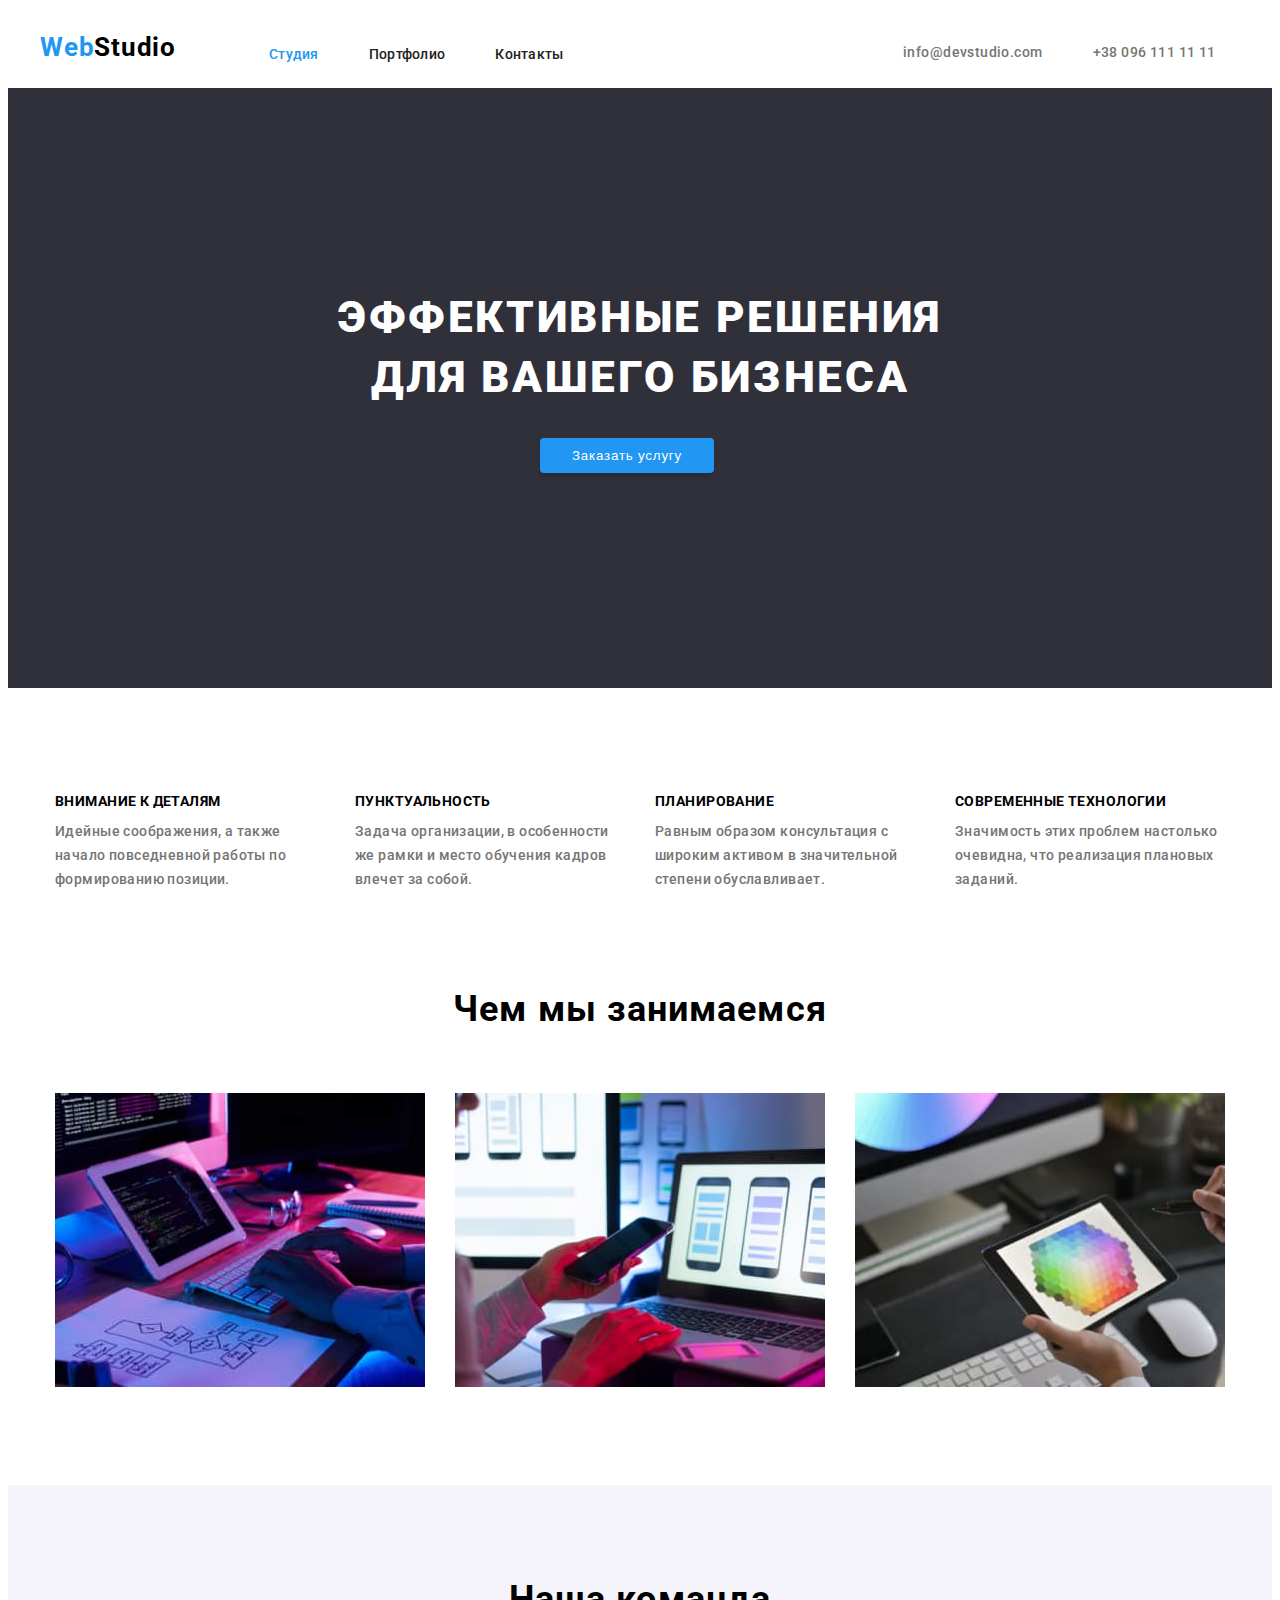
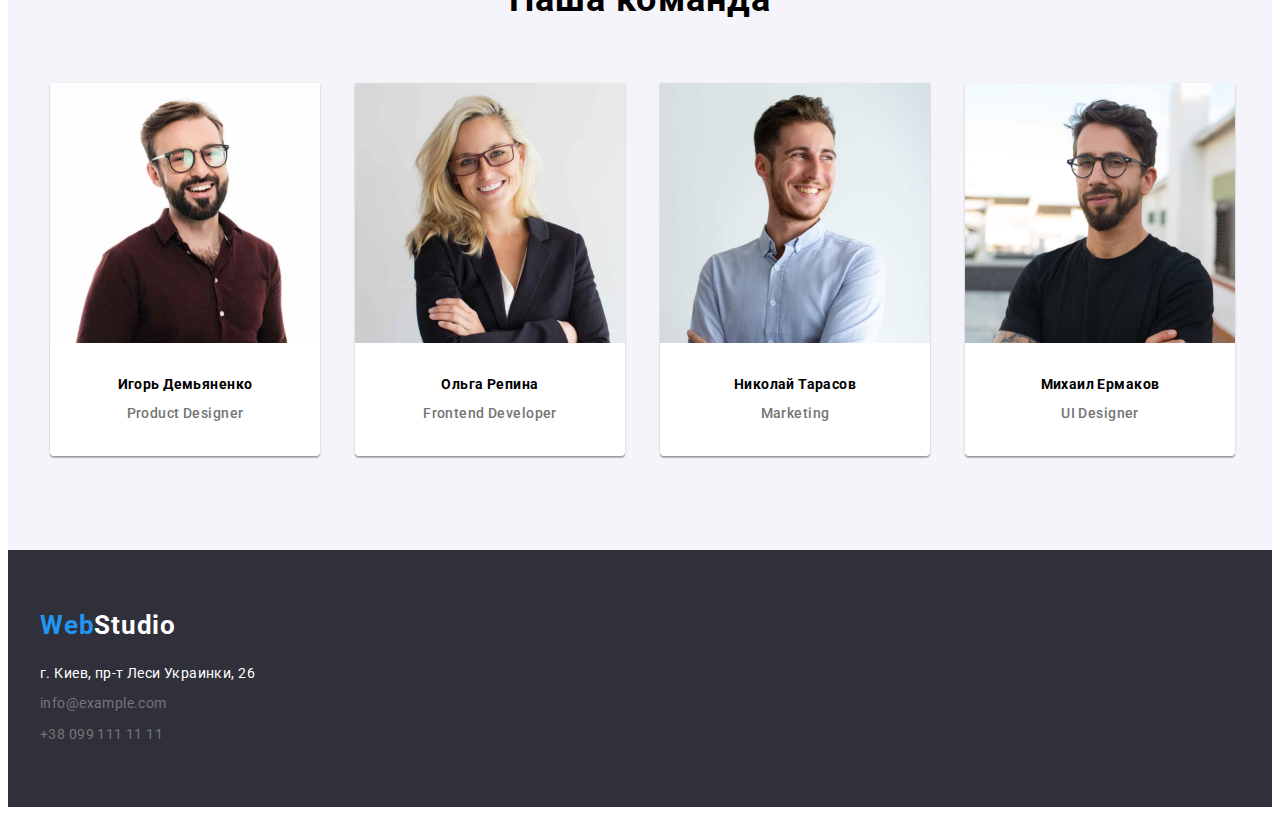
<file: index.html>
<!DOCTYPE html>
<html lang="ru">

<head>
  <meta charset="UTF-8" />
  <meta http-equiv="X-UA-Compatible" content="IE=edge" />
  <meta name="viewport" content="width=device-width, initial-scale=1.0" />
  <link rel="preconnect" href="https://fonts.googleapis.com" />
  <link rel="preconnect" href="https://fonts.gstatic.com" crossorigin />
  <link href="https://fonts.googleapis.com/css2?family=Raleway:wght@700&display=swap" rel="stylesheet" />
  <link rel="preconnect" href="https://fonts.googleapis.com" />
  <link rel="preconnect" href="https://fonts.gstatic.com" crossorigin />
  <link href="https://fonts.googleapis.com/css2?family=Roboto:wght@400;500;700;900&display=swap" rel="stylesheet" />
  <link rel="stylesheet" href="css/styles.css" />
  <link rel="stylesheet" href="https://cdnjs.cloudflare.com/ajax/libs/modern-normalize/1.1.0/modern-normalize.min.css"
    integrity="sha512-wpPYUAdjBVSE4KJnH1VR1HeZfpl1ub8YT/NKx4PuQ5NmX2tKuGu6U/JRp5y+Y8XG2tV+wKQpNHVUX03MfMFn9Q=="
    crossorigin="anonymous" referrerpolicy="no-referrer" />

  <title>Document</title>
  <style>
    li {
      list-style-type: none;
    }

    a {
      text-decoration: none;
    }
  </style>
</head>

<body>
  <!--Header-->
  <header class="section section-heder">
    <div class="container">
      <nav class="heder-list">
        <a class="logo" href="index.html">Web<span class="logo-studio">Studio</span></a>
        <ul class="links-section">
          <li><a class="heder-links studio link" href="index.html"> Студия</a></li>
          <li><a class="heder-links text-portfolio link" href="portfolio.html">Портфолио</a></li>
          <li><a class="heder-links link" href="">Контакты</a></li>
        </ul>
      </nav>
      <ul class="contact-list">
        <li><a class="text-hero link" href="mailto:info@devstudio">info@devstudio.com</a></li>
        <li><a class="text-hero text-contact link" href="tel:+380961111111">+38 096 111 11 11</a></li>
      </ul>
    </div>
  </header>

  <main>
    <!--Site title-->
    <section class="title-bg">
      <div class="container hero-bg">
        <h1 class="title">
          Эффективные решения <br />
          для вашего бизнеса
        </h1>
        <div class="btn-title-position">
          <button class="btn btn-title" type="button">Заказать услугу</button>
        </div>
      </div>
    </section>

    <!--Description of the benefits-->
    <section class="section hero-bg-position">
      <div class="container">
        <ul class="links-section description-text">
          <li class="description-benefits">
            <div class="list-size">
              <h3 class="title-hero">Внимание к деталям</h3>
              <p class="text-hero description-hero">
                Идейные соображения, а также начало повседневной работы по формированию позиции.
              </p>
            </div>
          </li>

          <li class="description-benefits">
            <div class="list-size">
              <h3 class="title-hero">Пунктуальность</h3>
              <p class="text-hero description-hero">
                Задача организации, в особенности же рамки и место обучения кадров влечет за
                собой.
              </p>
            </div>
          </li>

          <li class="description-benefits">
            <div class="list-size">
              <h3 class="title-hero">Планирование</h3>
              <p class="text-hero description-hero">
                Равным образом консультация с широким активом в значительной степени
                обуславливает.
              </p>
            </div>
          </li>

          <li class="description-benefits">
            <div class="list-size">
              <h3 class="title-hero">Современные технологии</h3>
              <p class="text-hero description-hero">
                Значимость этих проблем настолько очевидна, что реализация плановых заданий.
              </p>
            </div>
          </li>
        </ul>
      </div>
    </section>
    <!--Doing-->
    <section class="section doing">
      <div class="container doing-conteiner">
        <h2 class="what-are-we-doing">Чем мы занимаемся</h2>
        <ul class="links-section doing-sec">
          <li class="image-doing">
            <img class="img1" src="./images/image1.jpg" alt="Картинка верстка" width="370" height="294" />
          </li>
          <li class="image-doing">
            <img class="img2" src="./images/image2.jpg" alt="Картинка адаптирование сайта для смартфонов" width="370"
              height="294" />
          </li>
          <li class="image-doing">
            <img class="img3" src="./images/image3.jpg" alt="Картинка дизайн" width="370" height="294" />
          </li>
        </ul>
      </div>
    </section>
    <!--Our team position-->
    <section class="section team-position">
      <div class="container">
        <h2 class="our-team">Наша команда</h2>
        <ul class="links-section our-team-list">
          <li class="description-benefits image-text">
            <div class="list-position">
              <img class="image-card" src="./images/team_card_1.jpg" alt="Фото Игорь Демьяненко" width="270"
                height="260" />
              <h3 class="title-hero title-image">Игорь Демьяненко</h3>
              <p class="text-hero list-image">Product Designer</p>
            </div>
          </li>
          <li class="description-benefits image-text">
            <div class="list-position">
              <img class="image-card" src="./images/team_card_2.jpg" alt="Фото Ольга Репина" width="270" height="260" />
              <h3 class="title-hero title-image">Ольга Репина</h3>
              <p class="text-hero list-image">Frontend Developer</p>
            </div>
          </li>
          <li class="description-benefits image-text">
            <div class="list-position">
              <img class="image-card" src="./images/team_card_3.jpg" alt="Фото Николай Тарасов" width="270"
                height="260" />
              <h3 class="title-hero title-image">Николай Тарасов</h3>
              <p class="text-hero list-image">Marketing</p>
            </div>
          </li>
          <li class="description-benefits image-text">
            <div class="list-position">
              <img class="image-card" src="./images/team_card_4.jpg" alt="Фото Михаил Ермаков" width="270"
                height="260" />
              <h3 class="title-hero title-image">Михаил Ермаков</h3>
              <p class="text-hero list-image">UI Designer</p>
            </div>
          </li>
        </ul>
      </div>
    </section>
  </main>

  <footer class="section section-footer">
    <div class="container cotainer-futer">
      <div class="logo-footer">
        <a class="logo" href="index.html">Web<span class="studio-footer">Studio</span></a>
      </div>
      <ul class="footer-list">
        <li class="footer-scroll">
          <address class="text-hero text-address">г. Киев, пр-т Леси Украинки, 26</address>
        </li>
        <li class="footer-scroll">
          <a class="text-hero footer-mail" href="mailto:info@example.com">info@example.com</a>
        </li>
        <li class="footer-scroll">
          <a class="text-hero footer-tel" href="tel:+380991111111">+38 099 111 11 11</a>
        </li>
      </ul>
    </div>
  </footer>
</body>

</html>
</file>
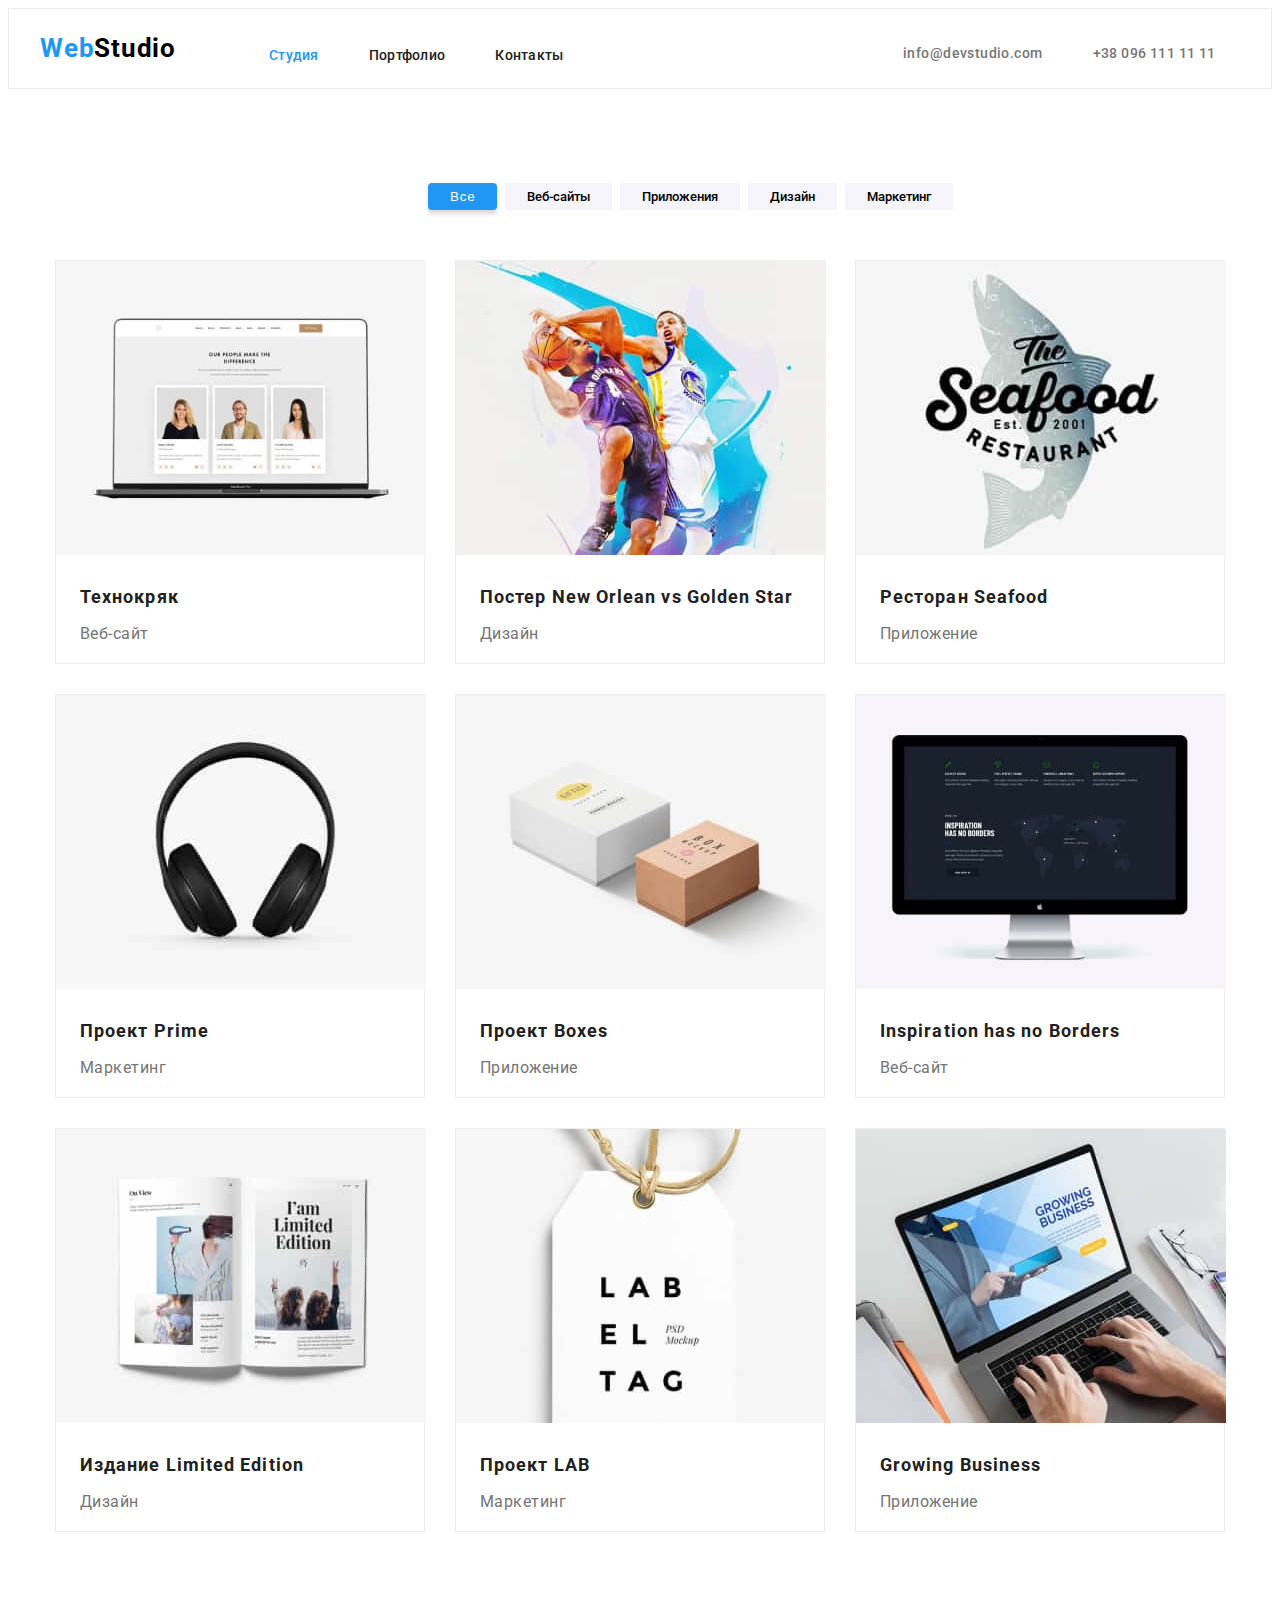
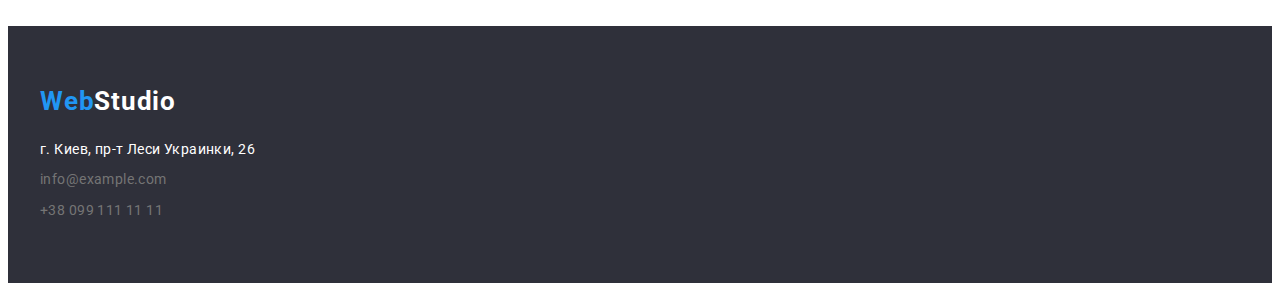
<file: portfolio.html>
<!DOCTYPE html>
<html lang="ru">

<head>
  <meta charset="UTF-8" />
  <meta http-equiv="X-UA-Compatible" content="IE=edge" />
  <meta name="viewport" content="width=device-width, initial-scale=1.0" />
  <link rel="preconnect" href="https://fonts.googleapis.com" />
  <link rel="preconnect" href="https://fonts.gstatic.com" crossorigin />
  <link href="https://fonts.googleapis.com/css2?family=Raleway:wght@700&display=swap" rel="stylesheet" />
  <link rel="preconnect" href="https://fonts.googleapis.com" />
  <link rel="preconnect" href="https://fonts.gstatic.com" crossorigin />
  <link href="https://fonts.googleapis.com/css2?family=Roboto:wght@400;500;700;900&display=swap" rel="stylesheet" />
  <link rel="stylesheet" href="css/styles.css" />
  <link rel="stylesheet" href="https://cdnjs.cloudflare.com/ajax/libs/modern-normalize/1.1.0/modern-normalize.min.css"
    integrity="sha512-wpPYUAdjBVSE4KJnH1VR1HeZfpl1ub8YT/NKx4PuQ5NmX2tKuGu6U/JRp5y+Y8XG2tV+wKQpNHVUX03MfMFn9Q=="
    crossorigin="anonymous" referrerpolicy="no-referrer" />

  <title>Document</title>
  <style>
    li {
      list-style-type: none;
    }

    a {
      text-decoration: none;
    }
  </style>
</head>

<body>
  <!--Header-->
  <header class="section prtfolio-heder">
    <div class="container">
      <nav class="heder-list">
        <a class="logo" href="index.html">Web<span class="logo-studio">Studio</span></a>
        <ul class="links-section">
          <li><a class="heder-links studio" href="index.html"> Студия</a></li>
          <li><a class="heder-links text-portfolio" href="portfolio.html">Портфолио</a></li>
          <li><a class="heder-links" href="">Контакты</a></li>
        </ul>
      </nav>
      <ul class="contact-list">
        <li><a class="text-hero" href="mailto:info@devstudio">info@devstudio.com</a></li>
        <li><a class="text-hero text-contact" href="tel:+380961111111">+38 096 111 11 11</a></li>
      </ul>
    </div>
  </header>

  <main>
    <section class="section work-examples">
      <h1 class="visually-hidden">portfolio</h1>
      <div class="container portfolio-content">
        <!--Sorting the list-->
        <ul class="links-section links-portfolio">
          <li class="btn-list-blue">
            <button class="btn btn-portfolio-blue" type="button">Все</button>
          </li>
          <li class="btn-list">
            <button class="btn-portfolio" type="button">Веб-сайты</button>
          </li>
          <li class="btn-list">
            <button class="btn-portfolio" type="button">Приложения</button>
          </li>
          <li class="btn-list">
            <button class="btn-portfolio" type="button">Дизайн</button>
          </li>
          <li class="btn-list">
            <button class="btn-portfolio" type="button">Маркетинг</button>
          </li>
        </ul>

        <!--Work examples-->


        <ul class="examples-list">
          <li class="card-portfolio">
            <img class="portfolio-1" src="./images/portfolio-1.jpg" alt="Скрин сайта Технокряк" width="370"
              height="294" />
            <h2 class="portfolio-title">Технокряк</h2>
            <p class="portfolio-text">Веб-сайт</p>
          </li>

          <li class="card-portfolio">
            <img class="portfolio-2" src="./images/portfolio-2.jpg" alt="Изображение постера" width="370"
              height="294" />
            <h2 class="portfolio-title">Постер New Orlean vs Golden Star</h2>
            <p class="portfolio-text">Дизайн</p>
          </li>

          <li class="card-portfolio">
            <img class="portfolio-3" src="./images/portfolio-3.jpg" alt="Изображение эмблемы ресторана" width="370"
              height="294" />
            <h2 class="portfolio-title">Ресторан Seafood</h2>
            <p class="portfolio-text">Приложение</p>
          </li>

          <li class="card-portfolio">
            <img class="portfolio-4" src="./images/portfolio-4.jpg" alt="Изображение наушникоа" width="370"
              height="294" />
            <h2 class="portfolio-title">Проект Prime</h2>
            <p class="portfolio-text">Маркетинг</p>
          </li>

          <li class="card-portfolio">
            <img class="portfolio-5" src="./images/portfolio-5.jpg" alt="Изображение коробок" width="370"
              height="294" />
            <h2 class="portfolio-title">Проект Boxes</h2>
            <p class="portfolio-text">Приложение</p>
          </li>

          <li class="card-portfolio">
            <img class="portfolio-6" src="./images/portfolio-6.jpg" alt="Скрин сайта" width="370" height="294" />
            <h2 class="portfolio-title">Inspiration has no Borders</h2>
            <p class="portfolio-text">Веб-сайт</p>
          </li>

          <li class="card-portfolio">
            <img class="portfolio-7" src="./images/portfolio-7.jpg" alt="Изображение раскрытого журнала" width="370"
              height="294" />
            <h2 class="portfolio-title">Издание Limited Edition</h2>
            <p class="portfolio-text">Дизайн</p>
          </li>

          <li class="card-portfolio">
            <img class="portfolio-8" src="./images/portfolio-8.jpg" alt="Изображение эмблемы LAB" width="370"
              height="294" />
            <h2 class="portfolio-title">Проект LAB</h2>
            <p class="portfolio-text">Маркетинг</p>
          </li>

          <li class="card-portfolio">
            <img class="portfolio-9" src="./images/portfolio-9.jpg" alt="Изображение ноутбука с приложением" width="370"
              height="294" />
            <h2 class="portfolio-title">Growing Business</h2>
            <p class="portfolio-text">Приложение</p>
          </li>
        </ul>
    </section>
    </div>
  </main>

  <footer class="section section-footer">
    <div class="container cotainer-futer">
      <div class="logo-footer">
        <a class="logo" href="index.html">Web<span class="studio-footer">Studio</span></a>
      </div>
      <ul class="footer-list">
        <li class="footer-scroll">
          <address class="text-hero text-address">г. Киев, пр-т Леси Украинки, 26</address>
        </li>
        <li class="footer-scroll">
          <a class="text-hero footer-mail" href="mailto:info@example.com">info@example.com</a>
        </li>
        <li class="footer-scroll">
          <a class="text-hero footer-tel" href="tel:+380991111111">+38 099 111 11 11</a>
        </li>
      </ul>
    </div>
  </footer>
</body>

</html>
</file>
<file: css/styles.css>
body {
  font-family: "Roboto", "Raleway", sans-serif;
}
h1,
h2,
h3,
h4,
h5,
h6,
p {
  margin: 0;
}
h1 {
  font-weight: 900;
  font-size: 44px;
  line-height: 1.36;
}
h2 {
  font-weight: bold;
  font-weight: 700;
  font-size: 36px;
  line-height: 1.16;
  text-align: center;
  letter-spacing: 0.03em;
}
ul {
  list-style: none;
  margin: 0;
  padding: 0;
}
button {
  border: none;
}
.link {
  text-decoration: none;
}

.visually-hidden {
  position: absolute;
  clip: rect(0 0 0 0);
  width: 1px;
  height: 1px;
  margin: -1px;
}
.btn {
  border: none;
  background: #2196f3;
  box-shadow: 0px 4px 4px rgba(0, 0, 0, 0.15);
  border-radius: 4px;
  letter-spacing: 0.06em;
  color: white;
}
.container {
  width: 1200px;
  margin: 0 auto;
}
.section {
  padding-top: 94px;
  padding-bottom: 94px;
}
.link:hover {
  color: #2196f3;
}
/*---------------Header--------------------------------------*/
.heder-list {
  display: flex;
}

.heder-links {
  padding-left: 50px;
  font-weight: 500;
  font-size: 14px;
  line-height: 1.14;
  letter-spacing: 0.02em;
  color: #212121;
}
.contact-list {
  position: absolute;
  cursor: pointer;
}

.heder-links.studio {
  color: #2196f3;
  margin-left: -50px;
}
.contact-list {
  font-family: Roboto;
  font-weight: 500;
  margin-top: -22px;
  display: flex;
  margin-left: 863px;
}
.text-contact {
  padding-left: 50px;
}
.links-section {
  font-family: Roboto;
  font-weight: 500;
  margin-top: 12px;
  margin-left: 93px;
  display: flex;
}
.section.section-heder {
  padding-top: 24px;
  padding-bottom: 25px;
  background-color: white;
}
.logo {
  font-weight: bold;
  font-size: 26px;
  line-height: 1.19;
  /* identical to box height */
  letter-spacing: 0.03em;
  color: #2196f3;
}

.logo-studio {
  color: black;
}
/*-------------------------Site title-------------------->\*/
.hero-bg {
  height: 600px;
}
.title-bg {
  background-color: #2f303a;
}

.title {
  font-family: Roboto;
  font-weight: 900;
  padding-top: 200px;
  align-items: center;
  text-align: center;
  letter-spacing: 0.06em;
  text-transform: uppercase;
  color: white;
}
.btn-title-position {
  margin-left: 500px;
  margin-top: 30px;
}
.btn-title {
  box-shadow: 0px 4px 4px rgba(0, 0, 0, 0.15);
  border-radius: 4px;
  margin: 0 auto;
  padding-left: 32px;
  padding-right: 32px;
  padding-top: 10px;
  padding-bottom: 10px;
}
.btn-title:hover {
  cursor: pointer;
  background: #188ce8;
}
/*---------------Description of the benefits-----------------*/
.hero-bg-position {
  margin-top: -73px;
}
.section.hero-bg-position {
  margin-top: 0;
}
.description-benefits {
  margin: 0 auto;
}
.links-section.description-text {
  margin-left: 0px;
}
.list-size {
  width: 270px;
  height: 101px;
}
.text-address {
  font-family: Roboto;
  font-style: normal;
  font-weight: normal;
  font-size: 14px;
  line-height: 24px;
  letter-spacing: 0.03em;
}
.footer-mail {
  font-family: Roboto;
  font-style: normal;
  font-weight: normal;
  font-size: 14px;
  line-height: 24px;
  /* or 171% */
  letter-spacing: 0.03em;
}
.footer-tel {
  font-family: Roboto;
  font-style: normal;
  font-weight: normal;
  font-size: 14px;
  line-height: 24px;
  /* or 171% */
  letter-spacing: 0.03em;
}
.description-hero {
  padding-top: 10px;
  width: 270px;
  height: 75px;
}
.title-hero {
  font-size: 14px;
  line-height: 1.14;
  letter-spacing: 0.03em;
  text-transform: uppercase;
}
.text-hero {
  font-size: 14px;
  line-height: 1.71;
  /* or 171% */

  letter-spacing: 0.03em;

  color: #757575;
}
/*-----------------------------Doing---------------------------*/
.doing {
  padding-top: 94px;
  margin: 0 auto;
}
.doing-conteiner {
  margin-top: -94px;
}
.doing-sec {
  margin-left: -15px;
  padding-top: 50px;
}
.image-doing {
  padding-left: 30px;
}

/*---------------Our team position-----------------*/

.list-position {
  background-color: white;
  box-shadow: 0px 1px 3px rgba(0, 0, 0, 0.12), 0px 1px 1px rgba(0, 0, 0, 0.14),
    0px 2px 1px rgba(0, 0, 0, 0.2);
  border-radius: 0px 0px 4px 4px;
}
.team-position {
  background: #f5f4fa;
}
.our-team-list {
  padding-top: 50px;
  margin-left: -20px;
}
.list-position {
  margin-left: 30px;
  background-color: white;
}

.image-text {
  margin-left: 0px;
  text-align: center;
}
.title-image {
  padding-top: 30px;
  text-transform: capitalize;
}
.list-image {
  padding-top: 10px;
  padding-bottom: 30px;
}
/*---------------------Portfoliop----------------------------*/
.prtfolio-heder {
  padding-top: 24px;
  padding-bottom: 24px;
  border: 1px solid #ececec;
}

.examples-list {
  display: flex;
  flex-wrap: wrap;
  flex-direction: row;
}
.hero-portfolio {
  margin-left: 24px;
}
.portfolio-title {
  margin-top: 20px;
  margin-left: 24px;
  text-align: left;
  font-family: Roboto;
  font-style: normal;
  font-weight: bold;
  font-size: 18px;
  line-height: 36px;
  /* identical to box height, or 200% */

  letter-spacing: 0.06em;

  color: #212121;
}
.portfolio-text {
  margin-left: 24px;
  margin-top: 4px;
  text-align: left;
  font-family: Roboto;
  font-style: normal;
  font-weight: normal;
  font-size: 16px;
  line-height: 30px;
  /* identical to box height, or 187% */

  letter-spacing: 0.03em;

  color: #757575;
}
.links-portfolio {
  margin-top: 0px;
  padding-left: 295px;
  margin-bottom: 50px;
}
.card-portfolio {
  margin-top: 30px;
  margin-left: 30px;
  background: #ffffff;
  border: 1px solid #eeeeee;
  box-sizing: border-box;
  width: 370px;
  height: 404px;
}
.card-portfolio:nth-child(3n + 1) {
  margin-left: 15px;
}
.card-portfolio:nth-child(3n + 3) {
  margin-right: 15px;
}
.card-portfolio:nth-child(1) {
  margin-top: 0;
}
.card-portfolio:nth-child(2) {
  margin-top: 0;
}
.card-portfolio:nth-child(3) {
  margin-top: 0;
}
.text-portfolio {
  margin-top: 60px;
}
.hero-portfolio {
  padding-top: 20px;
  position: absolute;
}
.btn-list {
  padding-left: 8px;
  padding-left: 8px;
}
.btn-portfolio {
  background-color: #f5f4fa;
  padding-top: 6px;
  padding-bottom: 6px;
  padding-left: 22px;
  padding-right: 22px;
  font-family: Roboto;

  font-weight: 500;
}
.btn-portfolio:hover {
  cursor: pointer;
}
.btn-portfolio-blue {
  padding-top: 6px;
  padding-bottom: 6px;
  padding-left: 22px;
  padding-right: 22px;
  display: flex;
  letter-spacing: 0.06em;
}
.btn-portfolio-blue:hover {
  cursor: pointer;
}
/*--------------------------footer-----------------------------*/
.studio-footer {
  color: white;
  margin: 0 auto;
}

.logo-footer {
  padding-top: 0px;
}
.text-address {
  font-style: normal;
  font-weight: normal;
  font-size: 14px;
  line-height: 24px;
  /* or 171% */
  letter-spacing: 0.03em;
  color: #ffffff;
}
.footer-scroll {
  padding-bottom: 7px;
}
.footer-scroll:last-child {
  padding-bottom: 0px;
}

.section-footer {
  background-color: #2f303a;
  padding-top: 60px;
  padding-bottom: 60px;
}
.footer-list {
  padding-top: 20px;
}
.cotainer-futer {
  background-color: #2f303a;
}
</file>
